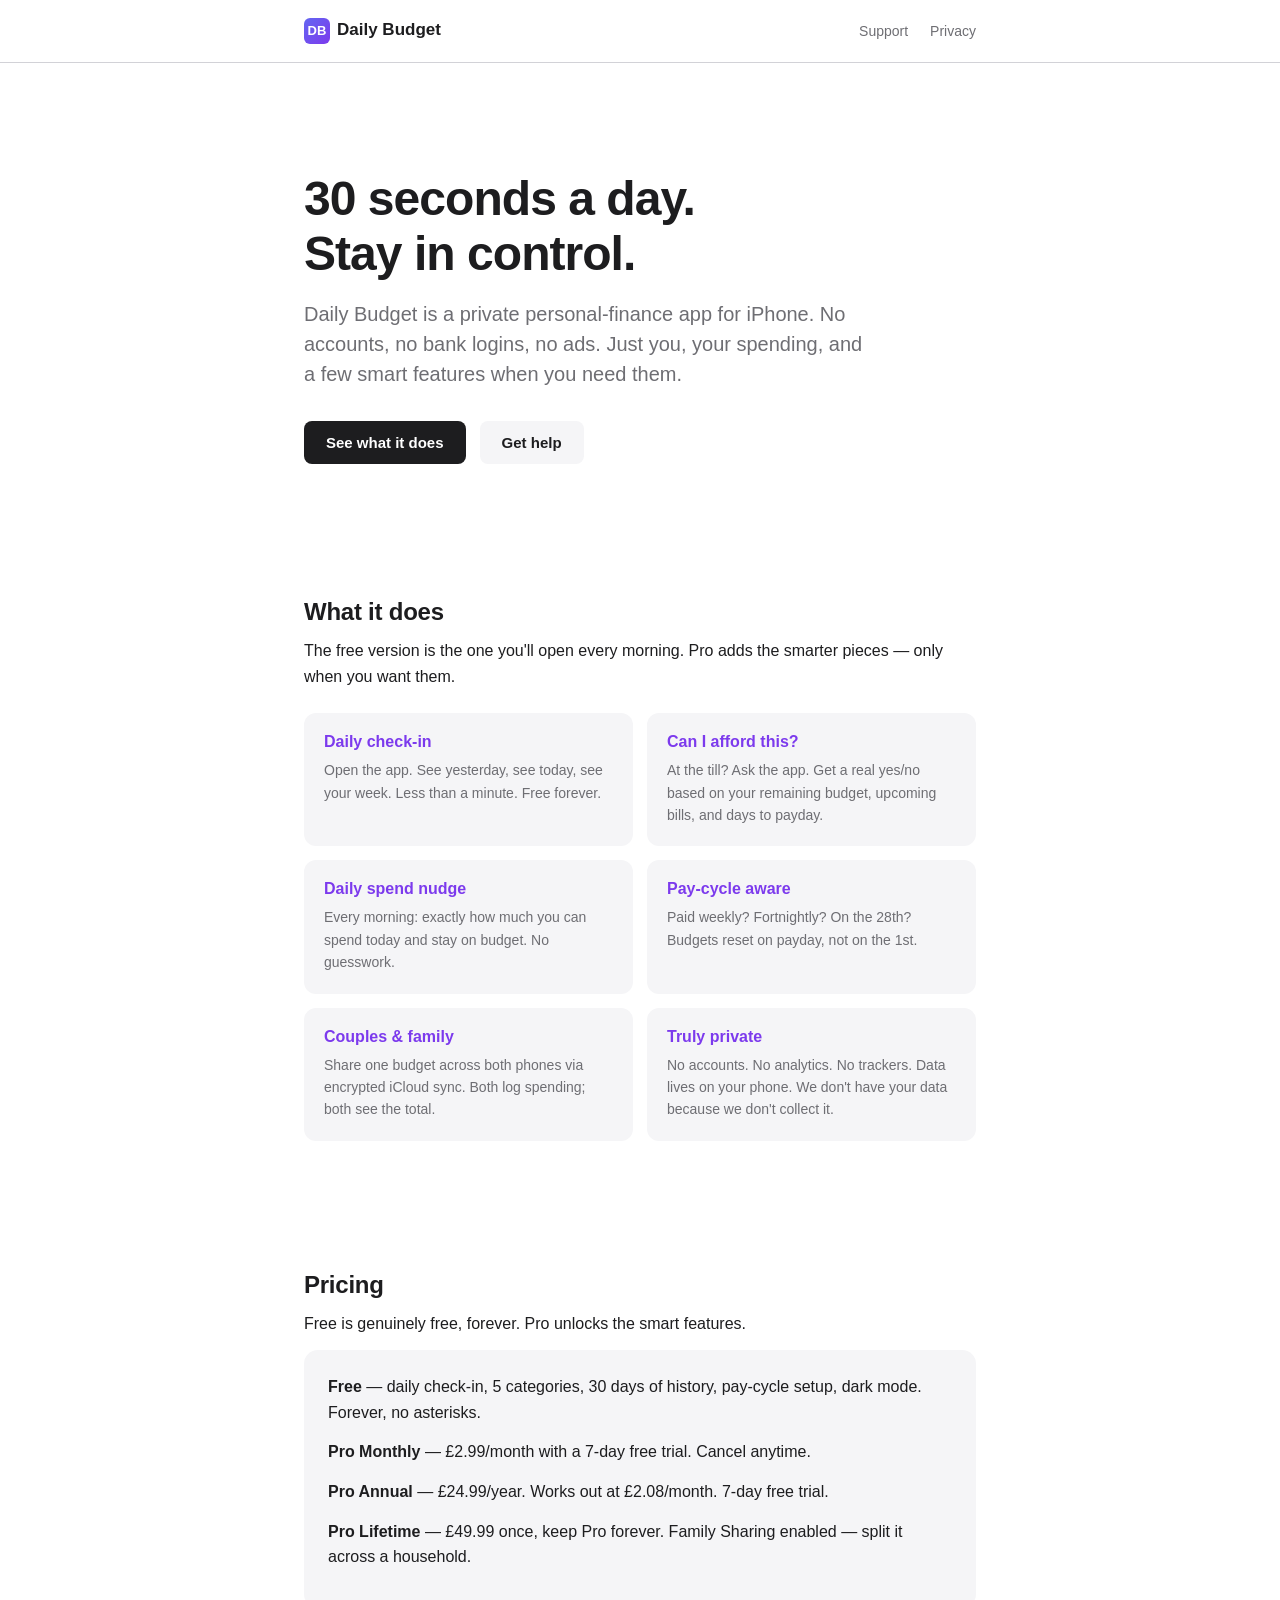
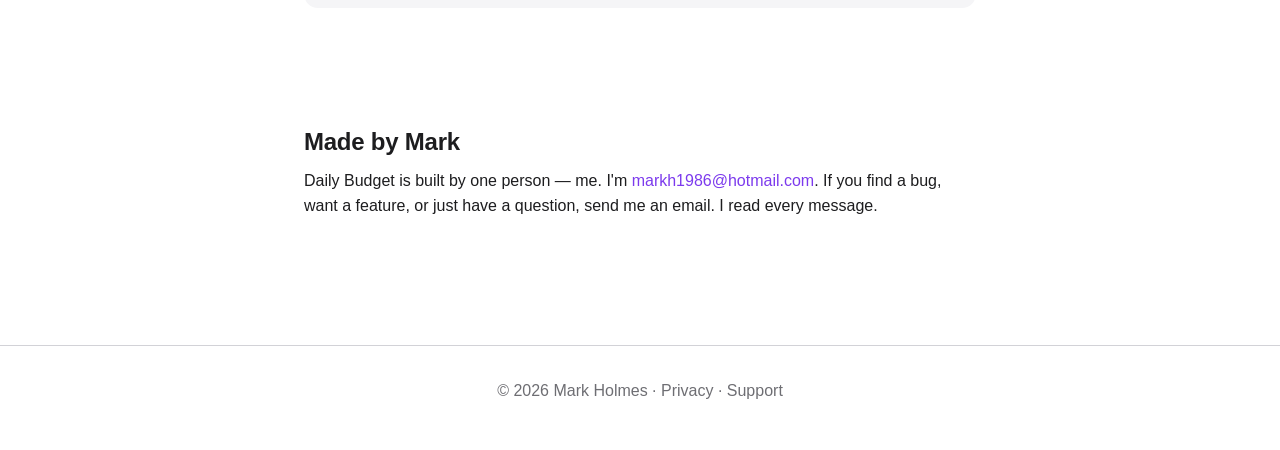
<file: index.html>
<!DOCTYPE html>
<html lang="en">
<head>
<meta charset="UTF-8"/>
<meta name="viewport" content="width=device-width, initial-scale=1.0"/>
<title>Daily Budget — Personal budget app for iPhone</title>
<meta name="description" content="A simple, private budget app for iPhone. Track spending, plan around payday, ask Can I Afford This?, share with your partner."/>
<link rel="stylesheet" href="_shared.css"/>
</head>
<body>
<nav>
  <div class="container">
    <a href="index.html" class="brand"><span class="brand-mark">DB</span>Daily Budget</a>
    <ul>
      <li><a href="support.html">Support</a></li>
      <li><a href="privacy.html">Privacy</a></li>
    </ul>
  </div>
</nav>
<main>
  <div class="container">
    <section class="hero">
      <h1>30 seconds a day.<br/>Stay in control.</h1>
      <p class="lead">Daily Budget is a private personal-finance app for iPhone. No accounts, no bank logins, no ads. Just you, your spending, and a few smart features when you need them.</p>
      <div class="btn-row">
        <a href="#features" class="btn btn-primary">See what it does</a>
        <a href="support.html" class="btn btn-secondary">Get help</a>
      </div>
    </section>

    <section class="section" id="features">
      <h2>What it does</h2>
      <p>The free version is the one you'll open every morning. Pro adds the smarter pieces — only when you want them.</p>
      <div class="feature-grid">
        <div class="feature-card">
          <h3>Daily check-in</h3>
          <p>Open the app. See yesterday, see today, see your week. Less than a minute. Free forever.</p>
        </div>
        <div class="feature-card">
          <h3>Can I afford this?</h3>
          <p>At the till? Ask the app. Get a real yes/no based on your remaining budget, upcoming bills, and days to payday.</p>
        </div>
        <div class="feature-card">
          <h3>Daily spend nudge</h3>
          <p>Every morning: exactly how much you can spend today and stay on budget. No guesswork.</p>
        </div>
        <div class="feature-card">
          <h3>Pay-cycle aware</h3>
          <p>Paid weekly? Fortnightly? On the 28th? Budgets reset on payday, not on the 1st.</p>
        </div>
        <div class="feature-card">
          <h3>Couples &amp; family</h3>
          <p>Share one budget across both phones via encrypted iCloud sync. Both log spending; both see the total.</p>
        </div>
        <div class="feature-card">
          <h3>Truly private</h3>
          <p>No accounts. No analytics. No trackers. Data lives on your phone. We don't have your data because we don't collect it.</p>
        </div>
      </div>
    </section>

    <section class="section">
      <h2>Pricing</h2>
      <p>Free is genuinely free, forever. Pro unlocks the smart features.</p>
      <div class="card">
        <p><strong>Free</strong> — daily check-in, 5 categories, 30 days of history, pay-cycle setup, dark mode. Forever, no asterisks.</p>
        <p><strong>Pro Monthly</strong> — £2.99/month with a 7-day free trial. Cancel anytime.</p>
        <p><strong>Pro Annual</strong> — £24.99/year. Works out at £2.08/month. 7-day free trial.</p>
        <p><strong>Pro Lifetime</strong> — £49.99 once, keep Pro forever. Family Sharing enabled — split it across a household.</p>
      </div>
    </section>

    <section class="section">
      <h2>Made by Mark</h2>
      <p>Daily Budget is built by one person — me. I'm <a href="mailto:markh1986@hotmail.com">markh1986@hotmail.com</a>. If you find a bug, want a feature, or just have a question, send me an email. I read every message.</p>
    </section>
  </div>
</main>
<footer>
  <div class="container">
    <p>© <span id="year"></span> Mark Holmes  ·  <a href="privacy.html">Privacy</a>  ·  <a href="support.html">Support</a></p>
  </div>
</footer>
<script>document.getElementById('year').textContent=new Date().getFullYear();</script>
</body>
</html>
</file>
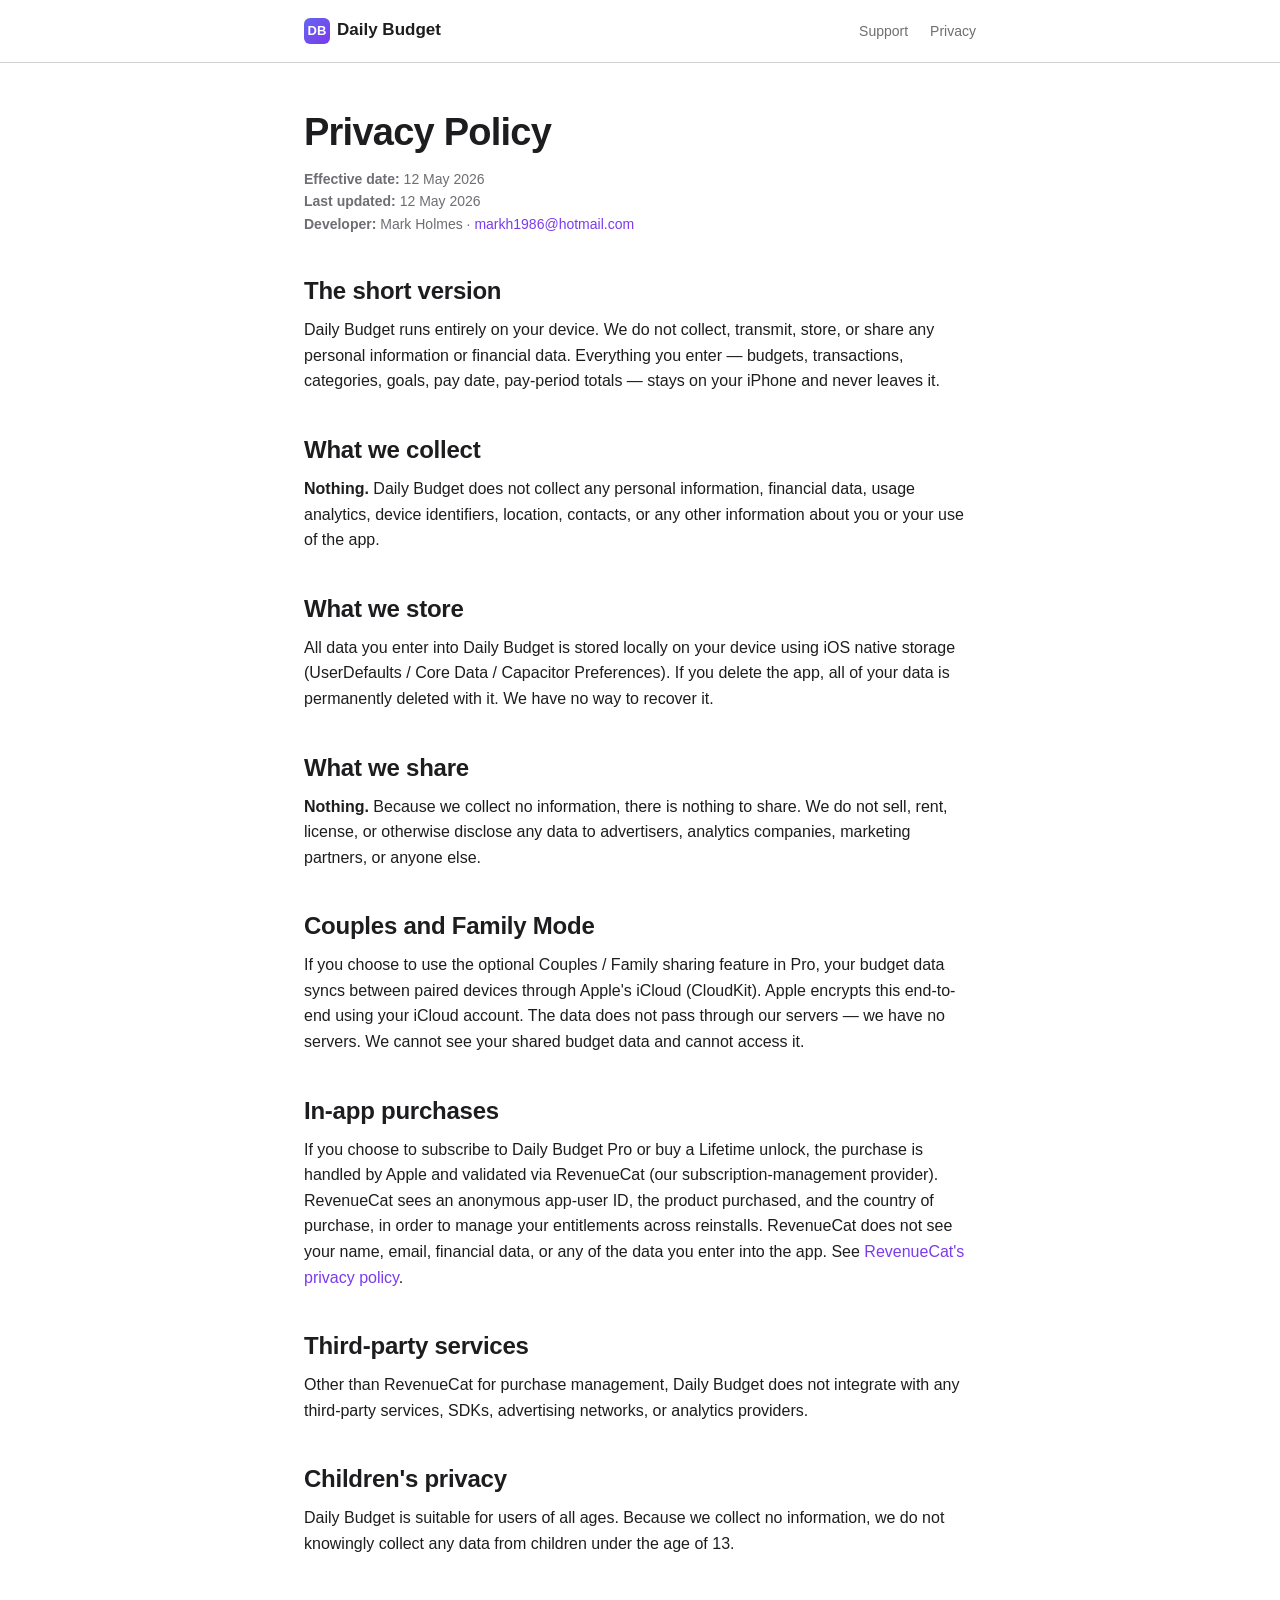
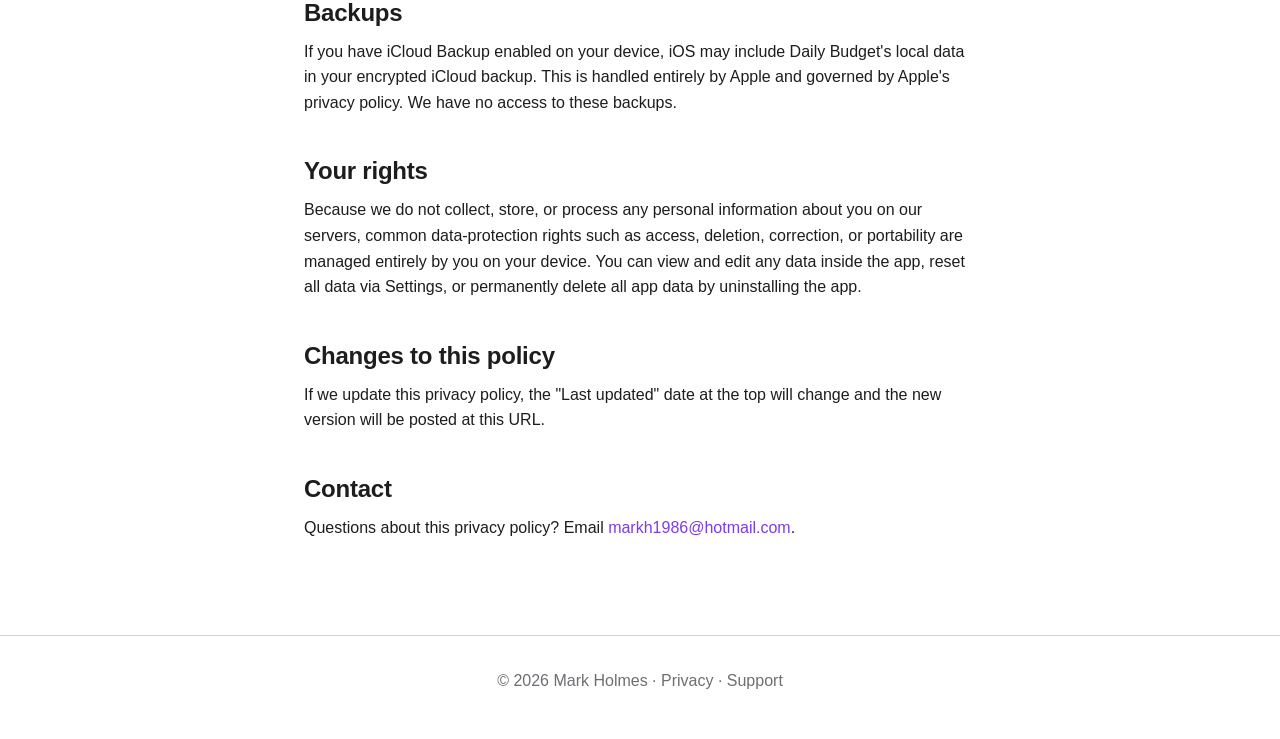
<file: privacy.html>
<!DOCTYPE html>
<html lang="en">
<head>
<meta charset="UTF-8"/>
<meta name="viewport" content="width=device-width, initial-scale=1.0"/>
<title>Privacy Policy — Daily Budget</title>
<meta name="description" content="Daily Budget's privacy policy: we collect nothing, store nothing, share nothing."/>
<link rel="stylesheet" href="_shared.css"/>
</head>
<body>
<nav>
  <div class="container">
    <a href="index.html" class="brand"><span class="brand-mark">DB</span>Daily Budget</a>
    <ul>
      <li><a href="support.html">Support</a></li>
      <li><a href="privacy.html">Privacy</a></li>
    </ul>
  </div>
</nav>
<main>
  <div class="container">
    <h1>Privacy Policy</h1>
    <p class="meta">
      <strong>Effective date:</strong> 12 May 2026<br/>
      <strong>Last updated:</strong> 12 May 2026<br/>
      <strong>Developer:</strong> Mark Holmes  ·  <a href="mailto:markh1986@hotmail.com">markh1986@hotmail.com</a>
    </p>

    <h2>The short version</h2>
    <p>Daily Budget runs entirely on your device. We do not collect, transmit, store, or share any personal information or financial data. Everything you enter — budgets, transactions, categories, goals, pay date, pay-period totals — stays on your iPhone and never leaves it.</p>

    <h2>What we collect</h2>
    <p><strong>Nothing.</strong> Daily Budget does not collect any personal information, financial data, usage analytics, device identifiers, location, contacts, or any other information about you or your use of the app.</p>

    <h2>What we store</h2>
    <p>All data you enter into Daily Budget is stored locally on your device using iOS native storage (UserDefaults / Core Data / Capacitor Preferences). If you delete the app, all of your data is permanently deleted with it. We have no way to recover it.</p>

    <h2>What we share</h2>
    <p><strong>Nothing.</strong> Because we collect no information, there is nothing to share. We do not sell, rent, license, or otherwise disclose any data to advertisers, analytics companies, marketing partners, or anyone else.</p>

    <h2>Couples and Family Mode</h2>
    <p>If you choose to use the optional Couples / Family sharing feature in Pro, your budget data syncs between paired devices through Apple's iCloud (CloudKit). Apple encrypts this end-to-end using your iCloud account. The data does not pass through our servers — we have no servers. We cannot see your shared budget data and cannot access it.</p>

    <h2>In-app purchases</h2>
    <p>If you choose to subscribe to Daily Budget Pro or buy a Lifetime unlock, the purchase is handled by Apple and validated via RevenueCat (our subscription-management provider). RevenueCat sees an anonymous app-user ID, the product purchased, and the country of purchase, in order to manage your entitlements across reinstalls. RevenueCat does not see your name, email, financial data, or any of the data you enter into the app. See <a href="https://www.revenuecat.com/privacy">RevenueCat's privacy policy</a>.</p>

    <h2>Third-party services</h2>
    <p>Other than RevenueCat for purchase management, Daily Budget does not integrate with any third-party services, SDKs, advertising networks, or analytics providers.</p>

    <h2>Children's privacy</h2>
    <p>Daily Budget is suitable for users of all ages. Because we collect no information, we do not knowingly collect any data from children under the age of 13.</p>

    <h2>Backups</h2>
    <p>If you have iCloud Backup enabled on your device, iOS may include Daily Budget's local data in your encrypted iCloud backup. This is handled entirely by Apple and governed by Apple's privacy policy. We have no access to these backups.</p>

    <h2>Your rights</h2>
    <p>Because we do not collect, store, or process any personal information about you on our servers, common data-protection rights such as access, deletion, correction, or portability are managed entirely by you on your device. You can view and edit any data inside the app, reset all data via Settings, or permanently delete all app data by uninstalling the app.</p>

    <h2>Changes to this policy</h2>
    <p>If we update this privacy policy, the "Last updated" date at the top will change and the new version will be posted at this URL.</p>

    <h2>Contact</h2>
    <p>Questions about this privacy policy? Email <a href="mailto:markh1986@hotmail.com">markh1986@hotmail.com</a>.</p>
  </div>
</main>
<footer>
  <div class="container">
    <p>© <span id="year"></span> Mark Holmes  ·  <a href="privacy.html">Privacy</a>  ·  <a href="support.html">Support</a></p>
  </div>
</footer>
<script>document.getElementById('year').textContent=new Date().getFullYear();</script>
</body>
</html>
</file>
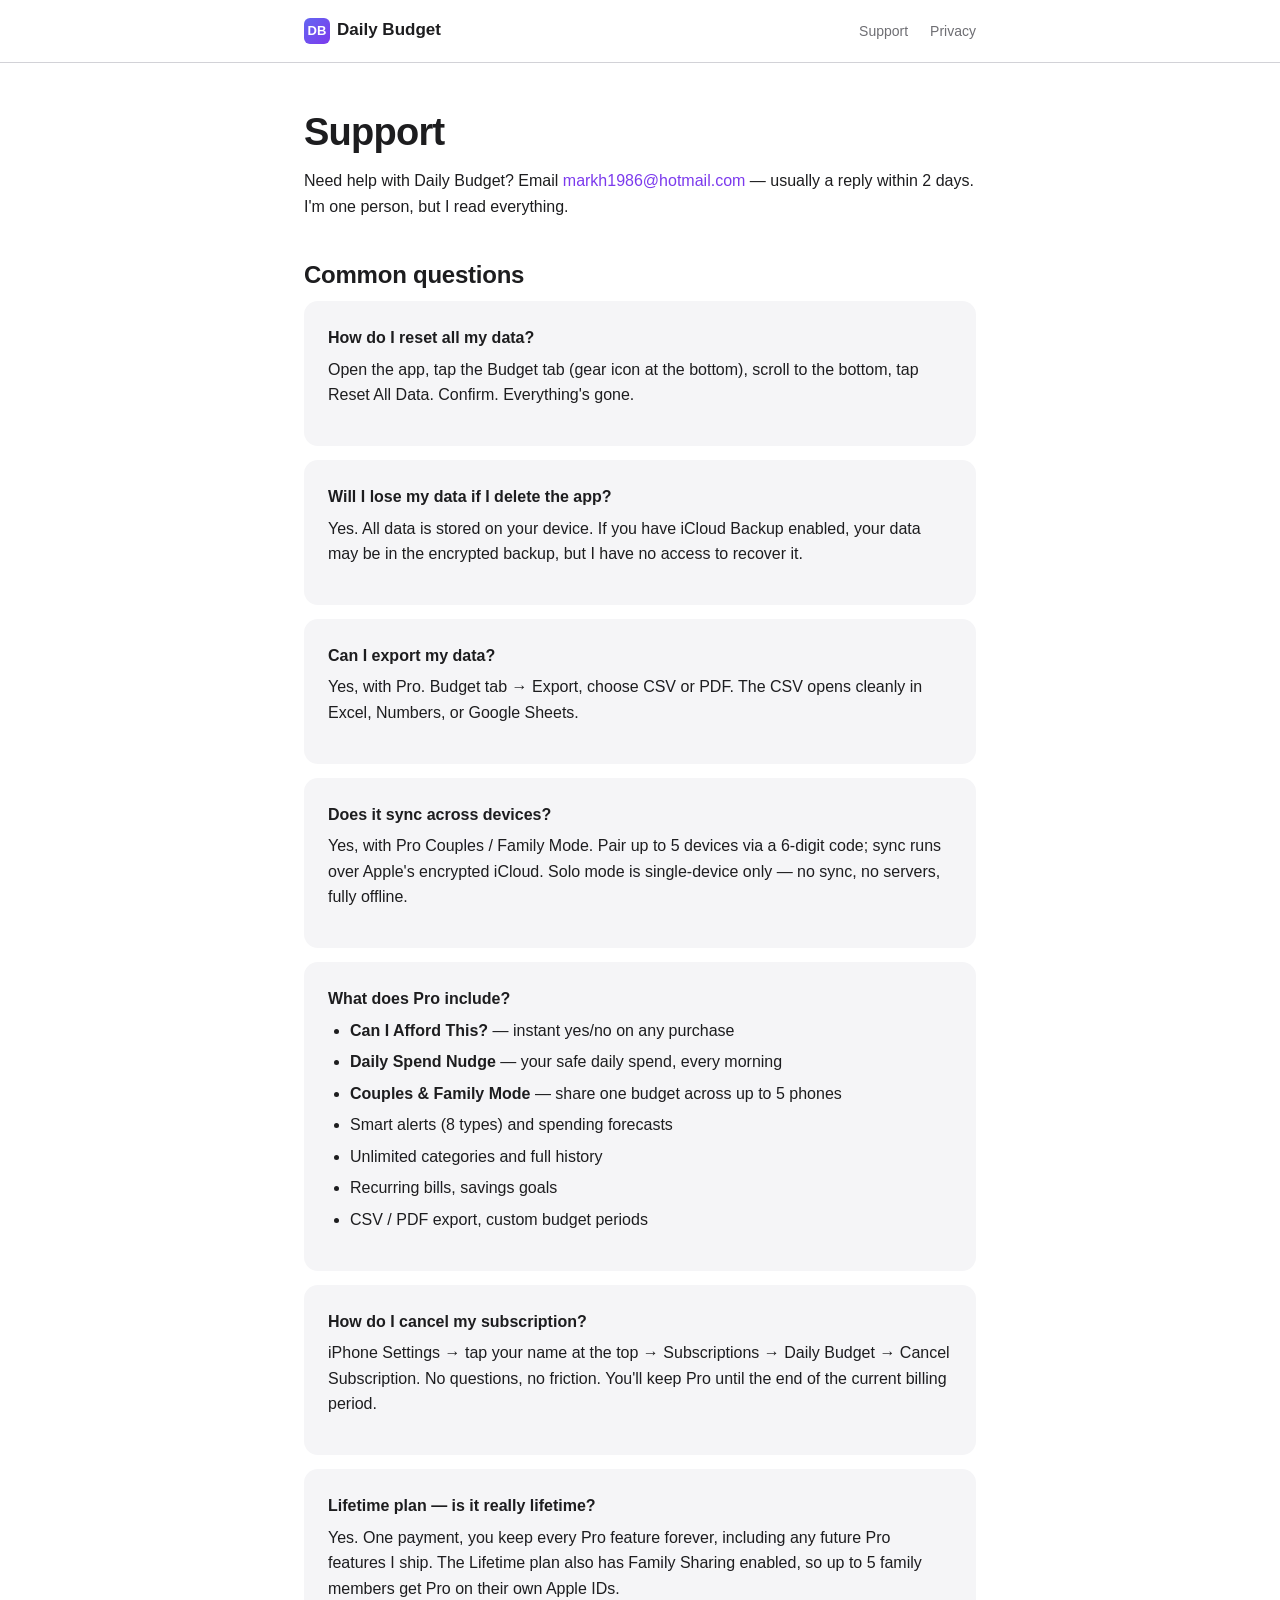
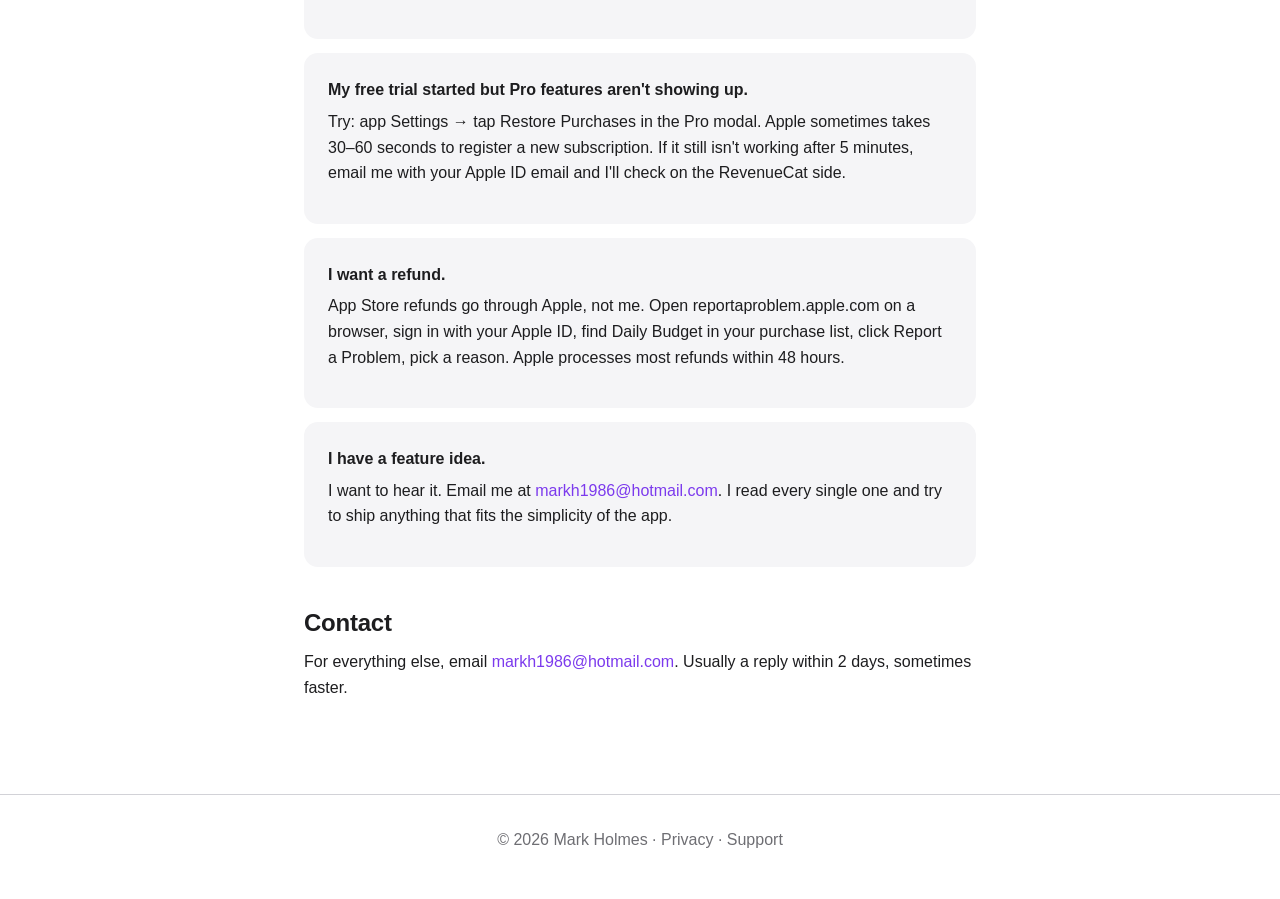
<file: support.html>
<!DOCTYPE html>
<html lang="en">
<head>
<meta charset="UTF-8"/>
<meta name="viewport" content="width=device-width, initial-scale=1.0"/>
<title>Support — Daily Budget</title>
<meta name="description" content="Get help with Daily Budget. Email support, common questions, how to cancel."/>
<link rel="stylesheet" href="_shared.css"/>
</head>
<body>
<nav>
  <div class="container">
    <a href="index.html" class="brand"><span class="brand-mark">DB</span>Daily Budget</a>
    <ul>
      <li><a href="support.html">Support</a></li>
      <li><a href="privacy.html">Privacy</a></li>
    </ul>
  </div>
</nav>
<main>
  <div class="container">
    <h1>Support</h1>
    <p>Need help with Daily Budget? Email <a href="mailto:markh1986@hotmail.com">markh1986@hotmail.com</a> — usually a reply within 2 days. I'm one person, but I read everything.</p>

    <h2>Common questions</h2>

    <div class="card">
      <p class="faq-q">How do I reset all my data?</p>
      <p>Open the app, tap the Budget tab (gear icon at the bottom), scroll to the bottom, tap Reset All Data. Confirm. Everything's gone.</p>
    </div>

    <div class="card">
      <p class="faq-q">Will I lose my data if I delete the app?</p>
      <p>Yes. All data is stored on your device. If you have iCloud Backup enabled, your data may be in the encrypted backup, but I have no access to recover it.</p>
    </div>

    <div class="card">
      <p class="faq-q">Can I export my data?</p>
      <p>Yes, with Pro. Budget tab → Export, choose CSV or PDF. The CSV opens cleanly in Excel, Numbers, or Google Sheets.</p>
    </div>

    <div class="card">
      <p class="faq-q">Does it sync across devices?</p>
      <p>Yes, with Pro Couples / Family Mode. Pair up to 5 devices via a 6-digit code; sync runs over Apple's encrypted iCloud. Solo mode is single-device only — no sync, no servers, fully offline.</p>
    </div>

    <div class="card">
      <p class="faq-q">What does Pro include?</p>
      <ul class="bullets">
        <li><strong>Can I Afford This?</strong> — instant yes/no on any purchase</li>
        <li><strong>Daily Spend Nudge</strong> — your safe daily spend, every morning</li>
        <li><strong>Couples &amp; Family Mode</strong> — share one budget across up to 5 phones</li>
        <li>Smart alerts (8 types) and spending forecasts</li>
        <li>Unlimited categories and full history</li>
        <li>Recurring bills, savings goals</li>
        <li>CSV / PDF export, custom budget periods</li>
      </ul>
    </div>

    <div class="card">
      <p class="faq-q">How do I cancel my subscription?</p>
      <p>iPhone Settings → tap your name at the top → Subscriptions → Daily Budget → Cancel Subscription. No questions, no friction. You'll keep Pro until the end of the current billing period.</p>
    </div>

    <div class="card">
      <p class="faq-q">Lifetime plan — is it really lifetime?</p>
      <p>Yes. One payment, you keep every Pro feature forever, including any future Pro features I ship. The Lifetime plan also has Family Sharing enabled, so up to 5 family members get Pro on their own Apple IDs.</p>
    </div>

    <div class="card">
      <p class="faq-q">My free trial started but Pro features aren't showing up.</p>
      <p>Try: app Settings → tap Restore Purchases in the Pro modal. Apple sometimes takes 30–60 seconds to register a new subscription. If it still isn't working after 5 minutes, email me with your Apple ID email and I'll check on the RevenueCat side.</p>
    </div>

    <div class="card">
      <p class="faq-q">I want a refund.</p>
      <p>App Store refunds go through Apple, not me. Open reportaproblem.apple.com on a browser, sign in with your Apple ID, find Daily Budget in your purchase list, click Report a Problem, pick a reason. Apple processes most refunds within 48 hours.</p>
    </div>

    <div class="card">
      <p class="faq-q">I have a feature idea.</p>
      <p>I want to hear it. Email me at <a href="mailto:markh1986@hotmail.com">markh1986@hotmail.com</a>. I read every single one and try to ship anything that fits the simplicity of the app.</p>
    </div>

    <h2>Contact</h2>
    <p>For everything else, email <a href="mailto:markh1986@hotmail.com">markh1986@hotmail.com</a>. Usually a reply within 2 days, sometimes faster.</p>
  </div>
</main>
<footer>
  <div class="container">
    <p>© <span id="year"></span> Mark Holmes  ·  <a href="privacy.html">Privacy</a>  ·  <a href="support.html">Support</a></p>
  </div>
</footer>
<script>document.getElementById('year').textContent=new Date().getFullYear();</script>
</body>
</html>
</file>
<file: _shared.css>
/* Shared styles for the Daily Budget marketing site */
*{box-sizing:border-box;margin:0;padding:0;}
:root{
  --bg:#ffffff; --bg2:#f5f5f7; --text:#1d1d1f; --muted:#6e6e73;
  --link:#7C3AED; --link-hover:#5B21B6; --border:#d2d2d7;
  --max:720px;
}
@media(prefers-color-scheme:dark){
  :root{--bg:#1d1d1f; --bg2:#2a2a2c; --text:#f5f5f7; --muted:#a1a1a6; --border:#3a3a3c;}
}
html{font-family:-apple-system,BlinkMacSystemFont,"SF Pro Text","Segoe UI",Roboto,sans-serif;-webkit-font-smoothing:antialiased;background:var(--bg);color:var(--text);}
body{min-height:100vh;display:flex;flex-direction:column;}
.container{width:100%;max-width:var(--max);margin:0 auto;padding:0 24px;}
nav{padding:18px 0;border-bottom:0.5px solid var(--border);}
nav .container{display:flex;justify-content:space-between;align-items:center;}
nav .brand{font-weight:600;font-size:17px;text-decoration:none;color:var(--text);}
nav .brand-mark{display:inline-block;width:26px;height:26px;background:linear-gradient(135deg,#6366F1,#7C3AED);border-radius:6px;vertical-align:middle;margin-right:7px;color:#fff;font-size:13px;font-weight:700;text-align:center;line-height:26px;}
nav ul{list-style:none;display:flex;gap:22px;}
nav ul a{color:var(--muted);text-decoration:none;font-size:14px;}
nav ul a:hover{color:var(--text);}
main{flex:1;padding:48px 0 80px;}
h1{font-size:38px;font-weight:600;letter-spacing:-0.02em;margin-bottom:14px;}
h2{font-size:24px;font-weight:600;margin-top:42px;margin-bottom:12px;letter-spacing:-0.01em;}
h3{font-size:18px;font-weight:600;margin-top:24px;margin-bottom:8px;}
p{margin-bottom:14px;line-height:1.6;font-size:16px;}
ul.bullets{padding-left:22px;margin-bottom:14px;}
ul.bullets li{margin-bottom:6px;line-height:1.6;}
.meta{color:var(--muted);font-size:14px;margin-bottom:30px;}
a{color:var(--link);text-decoration:none;}
a:hover{color:var(--link-hover);text-decoration:underline;}
.hero{padding:60px 0;}
.hero h1{font-size:48px;margin-bottom:18px;}
.hero p.lead{font-size:20px;color:var(--muted);max-width:560px;line-height:1.5;}
.btn-row{margin-top:32px;display:flex;gap:14px;flex-wrap:wrap;}
.btn{display:inline-block;padding:13px 22px;border-radius:8px;font-weight:600;font-size:15px;text-decoration:none;}
.btn-primary{background:#1d1d1f;color:#fff;}
.btn-primary:hover{background:#3a3a3c;color:#fff;text-decoration:none;}
.btn-secondary{background:var(--bg2);color:var(--text);}
.btn-secondary:hover{background:var(--border);color:var(--text);text-decoration:none;}
.section{padding:32px 0;}
.card{background:var(--bg2);border-radius:14px;padding:24px;margin-bottom:14px;}
.faq-q{font-weight:600;margin-bottom:6px;}
footer{padding:32px 0;border-top:0.5px solid var(--border);color:var(--muted);font-size:13px;text-align:center;}
footer a{color:var(--muted);}
.feature-grid{display:grid;grid-template-columns:repeat(auto-fit,minmax(220px,1fr));gap:14px;margin:24px 0;}
.feature-card{background:var(--bg2);padding:20px;border-radius:12px;}
.feature-card h3{margin-top:0;font-size:16px;color:var(--link);}
.feature-card p{font-size:14px;color:var(--muted);margin-bottom:0;}
@media (max-width:560px){
  h1{font-size:30px;}
  .hero h1{font-size:34px;}
  .hero p.lead{font-size:17px;}
}
</file>
